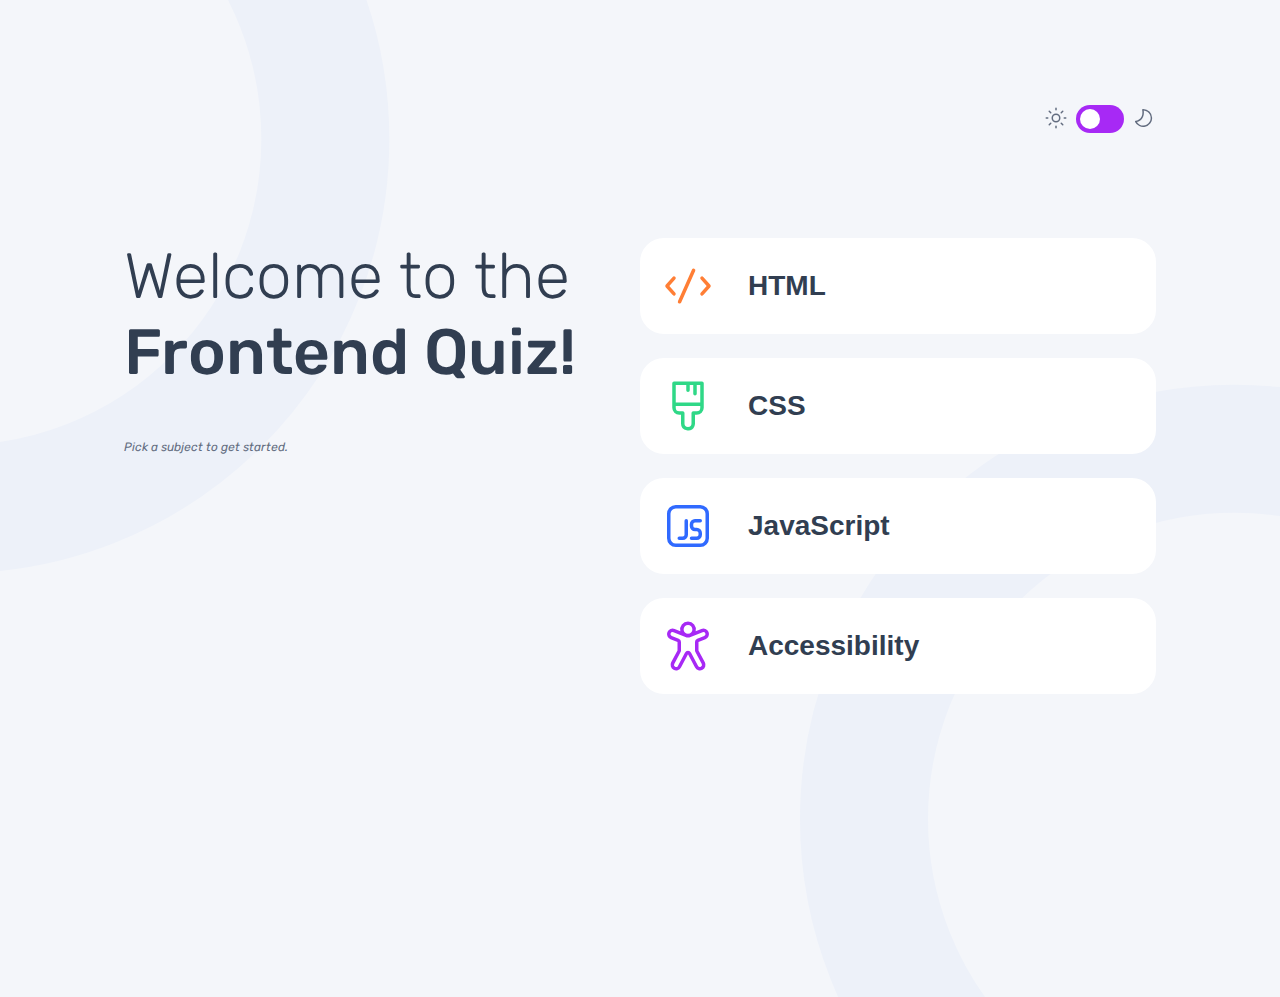
<file: index.html>
<!DOCTYPE html>
<html lang="en">
<head>
  <meta charset="UTF-8">
  <meta name="viewport" content="width=device-width, initial-scale=1.0">

  <link rel="icon" type="image/png" sizes="32x32" href="./assets/images/favicon-32x32.png">
  <link rel="stylesheet" href="assets/css/welcome.css">

  <!-- FONT -->
  <link rel="preconnect" href="https://fonts.googleapis.com">
  <link rel="preconnect" href="https://fonts.gstatic.com" crossorigin>
  <link href="https://fonts.googleapis.com/css2?family=Rubik:ital,wght@0,300..900;1,300..900&display=swap" rel="stylesheet">

  <title>Frontend Mentor | Frontend quiz app</title>
</head>
<body class="flex-box">
    <!-- Quiz menu start -->
  <main>
    <!-- CHANGE-THEME -->
    <section id="change-theme" class="flex-box">
      <!-- LIGHT THEME -->
      <div class="sun">
        <svg xmlns="http://www.w3.org/2000/svg" width="24" height="24" fill="none" viewBox="0 0 24 24"><path fill="#626C7F" d="M12 1.5a.75.75 0 0 1 .75.75v1.5a.75.75 0 1 1-1.5 0v-1.5A.75.75 0 0 1 12 1.5Zm0 15a4.5 4.5 0 1 0 0-9 4.5 4.5 0 0 0 0 9Zm0-1.5a3 3 0 1 1 0-6 3 3 0 0 1 0 6Zm9.75-2.25a.75.75 0 1 0 0-1.5h-1.5a.75.75 0 1 0 0 1.5h1.5ZM12 19.5a.75.75 0 0 1 .75.75v1.5a.75.75 0 1 1-1.5 0v-1.5a.75.75 0 0 1 .75-.75Zm-8.25-6.75a.75.75 0 1 0 0-1.5h-1.5a.75.75 0 1 0 0 1.5h1.5Zm.969-8.031a.75.75 0 0 1 1.062 0l1.5 1.5a.751.751 0 0 1-1.062 1.062l-1.5-1.5a.75.75 0 0 1 0-1.062Zm1.062 14.562a.75.75 0 1 1-1.062-1.06l1.5-1.5a.75.75 0 1 1 1.062 1.06l-1.5 1.5Zm13.5-14.562a.75.75 0 0 0-1.062 0l-1.5 1.5a.751.751 0 0 0 1.062 1.062l1.5-1.5a.75.75 0 0 0 0-1.062Zm-1.062 14.562a.75.75 0 0 0 1.062-1.06l-1.5-1.5a.75.75 0 0 0-1.062 1.06l1.5 1.5Z"/></svg>      </div>
      <!-- TOGGLE BUTTON THEME -->
      <div class="toggle-btn">
        <label class="switch">
          <input type="checkbox" id="myCheckBox">
          <span class="slider round"></span>
        </label>
      </div>
       <!-- DARK THEME -->
      <div class="moon">
        <svg xmlns="http://www.w3.org/2000/svg" width="24" height="24" fill="none" viewBox="0 0 24 24"><path fill="#626C7F" d="M11.775 4.522A7.5 7.5 0 1 1 4.898 16.09c2.104-.57 4.974-1.953 6.24-5.326.828-2.211.876-4.408.637-6.241ZM20.184 12a8.997 8.997 0 0 0-9.315-8.994.75.75 0 0 0-.713.888c.345 1.821.42 4.092-.424 6.342-1.2 3.201-4.203 4.26-6.115 4.606a.75.75 0 0 0-.542 1.066A9 9 0 0 0 20.184 12Z"/></svg>      </div>
    </section>
    <section id="box-content" class="flex-box">
      <div id="welcome-frontend-quiz" class="flex-box">
        <h1>Welcome to the <br><span>Frontend Quiz!</span></h1>
        <p> Pick a subject to get started.</p>
      </div>
      <!-- PICKUP SUBJECT -->
      <div id="pick-subject" class="flex-box">
        <button class="pick flex-box" id="btn-html">
          <svg xmlns="http://www.w3.org/2000/svg" width="56" height="56" fill="none" viewBox="0 0 40 40"><path fill="#FF7E35" d="M24.508 7.607a1.25 1.25 0 0 1 .634 1.65l-10 22.5a1.25 1.25 0 1 1-2.284-1.015l10-22.5a1.251 1.251 0 0 1 1.65-.635ZM10.832 13.44a1.249 1.249 0 0 1 .1 1.765L6.674 20l4.263 4.795a1.25 1.25 0 1 1-1.87 1.66l-5-5.625a1.25 1.25 0 0 1 0-1.66l5-5.625a1.25 1.25 0 0 1 1.764-.105Zm18.337 0a1.25 1.25 0 0 1 1.765.105l5 5.625a1.25 1.25 0 0 1 0 1.66l-5 5.625a1.25 1.25 0 1 1-1.87-1.66L33.327 20l-4.262-4.795a1.25 1.25 0 0 1 .105-1.765Z"/></svg>
          <a href="questions.html">HTML</a>
        </button>
        <button class="pick flex-box" id="btn-css">
          <svg xmlns="http://www.w3.org/2000/svg" width="56" height="56" fill="none" viewBox="0 0 40 40"><path fill="#2FD887" d="M10 2.505a1.25 1.25 0 0 0-1.25 1.25V21.25a5 5 0 0 0 5 5H15v6.25a4.999 4.999 0 0 0 9.615 1.913c.25-.607.38-1.257.38-1.913v-6.25h1.255a5 5 0 0 0 5-5V3.755A1.25 1.25 0 0 0 30 2.505H10ZM28.75 17.5h-17.5V5.005h7.5V8.76a1.25 1.25 0 0 0 2.5 0V5.005h2.5v6.24a1.25 1.25 0 0 0 2.5 0v-6.24h2.5V17.5Zm-17.5 3.75V20h17.5v1.25a2.5 2.5 0 0 1-2.5 2.5h-2.505a1.25 1.25 0 0 0-1.25 1.25v7.5a2.497 2.497 0 1 1-4.995 0V25a1.25 1.25 0 0 0-1.25-1.25h-2.5a2.5 2.5 0 0 1-2.5-2.5Z"/></svg>
          <a href="questions.html">CSS</a>
        </button>
        <button class="pick flex-box" id="btn-javascript">
          <svg xmlns="http://www.w3.org/2000/svg" width="56" height="56" fill="none" viewBox="0 0 40 40"><path fill="#306AFF" d="M21.25 18.75A3.75 3.75 0 0 1 25 15h3.75a1.25 1.25 0 0 1 0 2.5H25a1.25 1.25 0 0 0-1.25 1.25V20A1.25 1.25 0 0 0 25 21.25h1.25A3.75 3.75 0 0 1 30 25v1.25A3.75 3.75 0 0 1 26.25 30H22.5a1.25 1.25 0 0 1 0-2.5h3.75a1.25 1.25 0 0 0 1.25-1.25V25a1.25 1.25 0 0 0-1.25-1.25H25A3.75 3.75 0 0 1 21.25 20v-1.25ZM20 16.25a1.25 1.25 0 0 0-2.5 0v10a1.25 1.25 0 0 1-1.25 1.25h-2.5a1.25 1.25 0 0 0 0 2.5h2.5A3.75 3.75 0 0 0 20 26.25v-10Zm-15-5A6.25 6.25 0 0 1 11.25 5h17.5A6.25 6.25 0 0 1 35 11.25v17.5A6.25 6.25 0 0 1 28.75 35h-17.5A6.25 6.25 0 0 1 5 28.75v-17.5Zm6.25-3.75a3.75 3.75 0 0 0-3.75 3.75v17.5a3.75 3.75 0 0 0 3.75 3.75h17.5a3.75 3.75 0 0 0 3.75-3.75v-17.5a3.75 3.75 0 0 0-3.75-3.75h-17.5Z"/></svg>
          <a href="questions.html">JavaScript</a>
        </button>
        <button class="pick flex-box" id="btn-accessibility">
          <svg xmlns="http://www.w3.org/2000/svg" width="56" height="56" fill="none" viewBox="0 0 40 40"><path fill="#A729F5" d="M16.875 8.125a3.125 3.125 0 1 1 6.25 0 3.125 3.125 0 0 1-6.25 0ZM20 2.5a5.625 5.625 0 0 0-5.475 6.915l-4.03-1.625a4 4 0 0 0-5.19 2.18 3.95 3.95 0 0 0 2.175 5.175l5.02 2.027v5.96l-4.532 8.525a3.98 3.98 0 0 0 7.024 3.738L20 25.975l5.01 9.42a3.978 3.978 0 0 0 7.025-3.735L27.5 23.13v-5.957l5.02-2.028a3.95 3.95 0 0 0 2.175-5.175 4 4 0 0 0-5.19-2.183l-4.027 1.628A5.626 5.626 0 0 0 20 2.5ZM7.618 10.922a1.5 1.5 0 0 1 1.94-.817l8.57 3.463a5 5 0 0 0 3.744 0l8.57-3.463a1.5 1.5 0 0 1 1.94.817 1.45 1.45 0 0 1-.8 1.905l-5.02 2.025A2.5 2.5 0 0 0 25 17.175v5.957c0 .41.1.814.293 1.175l4.535 8.528a1.48 1.48 0 0 1-2.61 1.39l-5.01-9.425a2.5 2.5 0 0 0-4.415 0l-5.008 9.418a1.477 1.477 0 1 1-2.61-1.388l4.532-8.525A2.5 2.5 0 0 0 15 23.133v-5.96a2.5 2.5 0 0 0-1.563-2.318l-5.02-2.03a1.45 1.45 0 0 1-.8-1.902Z"/></svg>
          <a href="questions.html">Accessibility</a>
        </button>
      </div>
    </section>
  </main>
</body>
<script src="assets/js/script.js" ></script>
</html>
</file>
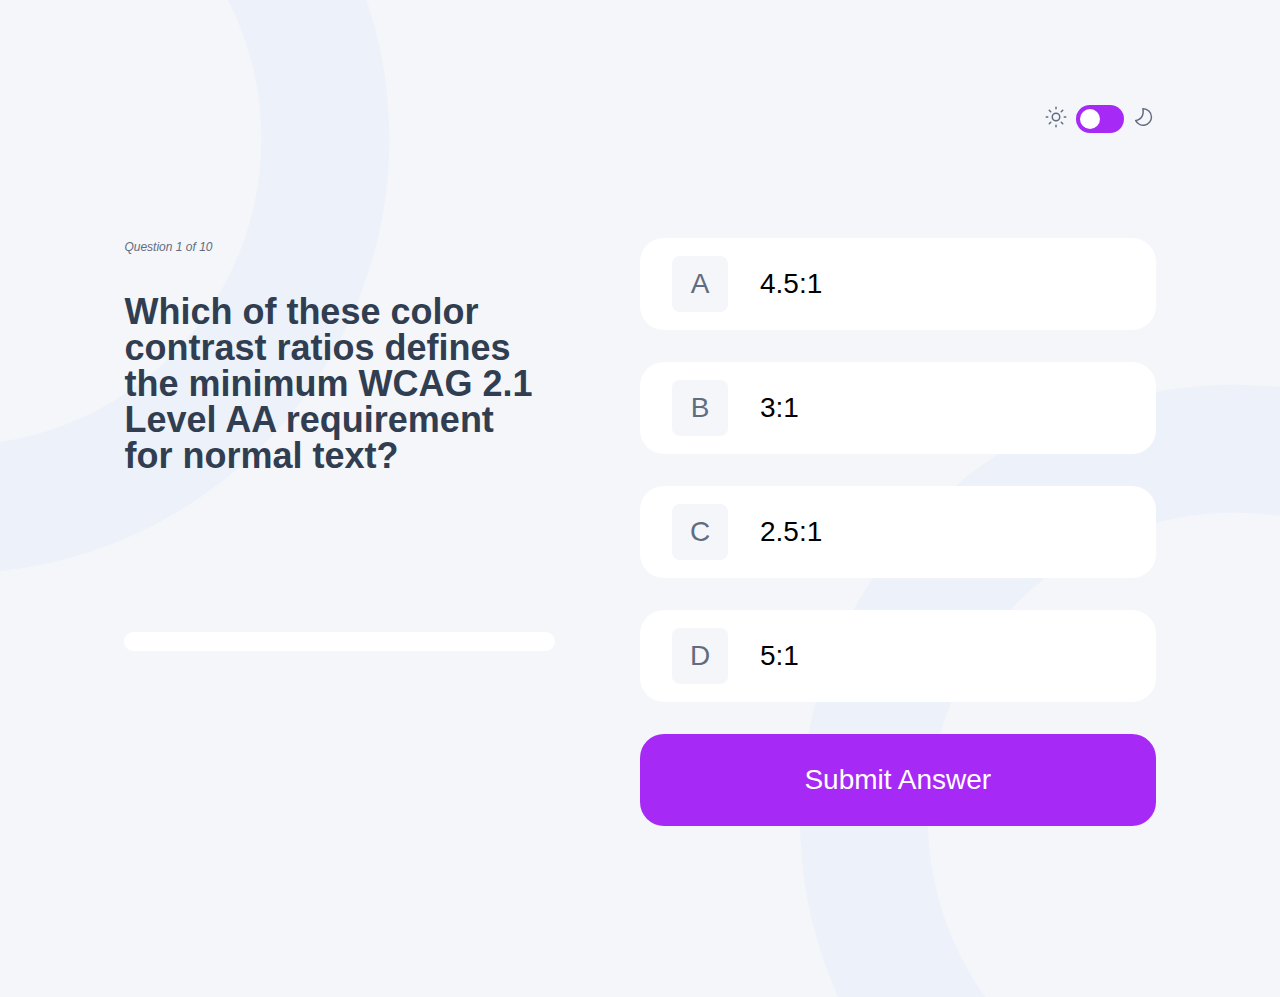
<file: questions.html>
<!DOCTYPE html>
<html lang="en">
<head>
    <meta charset="UTF-8">
    
    <meta name="viewport" content="width=device-width, initial-scale=1.0">
    <link rel="stylesheet" href="./assets/css/questionary.css">
    <title>Questionary</title>
</head>
<body class="flex-box">
       <!-- Quiz menu start -->
  <main class="flex-box">
    <!-- Questions -->
    <section id="nav-bar" class="flex-box">
        <div class="question-type flex-box">
        </div>
        <div  id="change-theme" class="flex-box">
  <!-- LIGHT THEME -->
            <div class="sun">
                <svg xmlns="http://www.w3.org/2000/svg" width="24" height="24" fill="none" viewBox="0 0 24 24"><path fill="#626C7F" d="M12 1.5a.75.75 0 0 1 .75.75v1.5a.75.75 0 1 1-1.5 0v-1.5A.75.75 0 0 1 12 1.5Zm0 15a4.5 4.5 0 1 0 0-9 4.5 4.5 0 0 0 0 9Zm0-1.5a3 3 0 1 1 0-6 3 3 0 0 1 0 6Zm9.75-2.25a.75.75 0 1 0 0-1.5h-1.5a.75.75 0 1 0 0 1.5h1.5ZM12 19.5a.75.75 0 0 1 .75.75v1.5a.75.75 0 1 1-1.5 0v-1.5a.75.75 0 0 1 .75-.75Zm-8.25-6.75a.75.75 0 1 0 0-1.5h-1.5a.75.75 0 1 0 0 1.5h1.5Zm.969-8.031a.75.75 0 0 1 1.062 0l1.5 1.5a.751.751 0 0 1-1.062 1.062l-1.5-1.5a.75.75 0 0 1 0-1.062Zm1.062 14.562a.75.75 0 1 1-1.062-1.06l1.5-1.5a.75.75 0 1 1 1.062 1.06l-1.5 1.5Zm13.5-14.562a.75.75 0 0 0-1.062 0l-1.5 1.5a.751.751 0 0 0 1.062 1.062l1.5-1.5a.75.75 0 0 0 0-1.062Zm-1.062 14.562a.75.75 0 0 0 1.062-1.06l-1.5-1.5a.75.75 0 0 0-1.062 1.06l1.5 1.5Z"/></svg>
            </div>
            <!-- TOGGLE BUTTON THEME -->
            <div class="toggle-btn">
                <label class="switch">
                    <input type="checkbox" id="myCheckBox">
                    <span class="slider round"></span>
                  </label>
            </div>
            <!-- DARK THEME -->
            <div class="moon">
                <svg xmlns="http://www.w3.org/2000/svg" width="24" height="24" fill="none" viewBox="0 0 24 24"><path fill="#626C7F" d="M11.775 4.522A7.5 7.5 0 1 1 4.898 16.09c2.104-.57 4.974-1.953 6.24-5.326.828-2.211.876-4.408.637-6.241ZM20.184 12a8.997 8.997 0 0 0-9.315-8.994.75.75 0 0 0-.713.888c.345 1.821.42 4.092-.424 6.342-1.2 3.201-4.203 4.26-6.115 4.606a.75.75 0 0 0-.542 1.066A9 9 0 0 0 20.184 12Z"/></svg>
            </div>
        </div>
    </section>
    <section id="box-content" class="flex-box">
      <div id="questionary-box" class="flex-box">
        <div class="questions">
            <p>Question <span class="questionNumber">1</span> of 10</p>
            <h1>
                Which of these color contrast ratios defines the minimum WCAG 2.1 Level AA requirement for normal text?
            </h1>
        </div>
        <div class="range-bar"> 
            <input type="range" min="1" max="10" value="1" id="range">
        </div>
      </div>
      <!-- PICKUP Answer -->
      <div id="mult-choice" class="flex-box">
        <button class="answers flex-box" id="btn-a">
            <div class="answer-options flex-box">A</div>
            <p>4.5:1</p>
        </button>
        <button class="answers flex-box" id="btn-b">
            <div class="answer-options flex-box">B</div>
            <p>3:1</p>
        </button>
        <button class="answers flex-box" id="btn-c">
            <div class="answer-options flex-box">C</div>
            <p>2.5:1</p>
        </button>
        <button class="answers flex-box" id="btn-d">
            <div class="answer-options flex-box">D</div>
            <p>5:1</p>
        </button>
        <button class="btn" id="submit-answer">
            Submit Answer
        </button>
        <button class="btn" id="next-answer">
            Next Question
        </button>
      </div>
    </section>
  </main>
</body>
<script src="./assets/js/script.js" ></script>
</html>
</file>
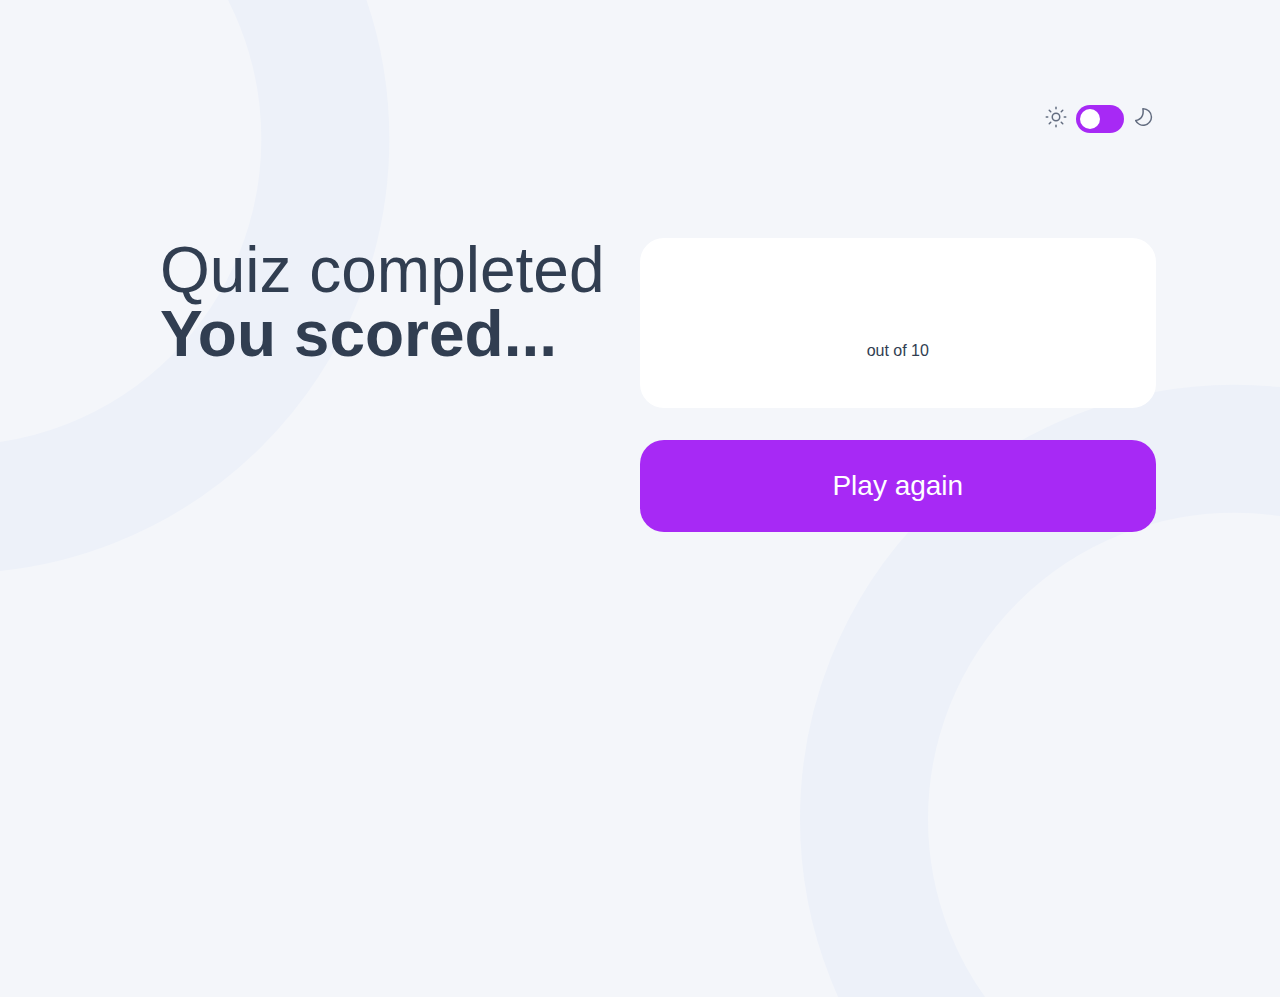
<file: quizCompleted.html>
<!DOCTYPE html>
<html lang="en">
<head>
    <meta charset="UTF-8">
    
    <meta name="viewport" content="width=device-width, initial-scale=1.0">
    <link rel="stylesheet" href="./assets/css/quizCompleted.css">
    <title>Questionary</title>
</head>
<body class="flex-box">
       <!-- Quiz menu start -->
  <main class="flex-box">
    <!-- Questions -->
    <section id="nav-bar" class="flex-box">
        <div class="question-type-completed flex-box">
           
        </div>
        <div  id="change-theme" class="flex-box">
  <!-- LIGHT THEME -->
            <div class="sun">
                <svg xmlns="http://www.w3.org/2000/svg" width="24" height="24" fill="none" viewBox="0 0 24 24"><path fill="#626C7F" d="M12 1.5a.75.75 0 0 1 .75.75v1.5a.75.75 0 1 1-1.5 0v-1.5A.75.75 0 0 1 12 1.5Zm0 15a4.5 4.5 0 1 0 0-9 4.5 4.5 0 0 0 0 9Zm0-1.5a3 3 0 1 1 0-6 3 3 0 0 1 0 6Zm9.75-2.25a.75.75 0 1 0 0-1.5h-1.5a.75.75 0 1 0 0 1.5h1.5ZM12 19.5a.75.75 0 0 1 .75.75v1.5a.75.75 0 1 1-1.5 0v-1.5a.75.75 0 0 1 .75-.75Zm-8.25-6.75a.75.75 0 1 0 0-1.5h-1.5a.75.75 0 1 0 0 1.5h1.5Zm.969-8.031a.75.75 0 0 1 1.062 0l1.5 1.5a.751.751 0 0 1-1.062 1.062l-1.5-1.5a.75.75 0 0 1 0-1.062Zm1.062 14.562a.75.75 0 1 1-1.062-1.06l1.5-1.5a.75.75 0 1 1 1.062 1.06l-1.5 1.5Zm13.5-14.562a.75.75 0 0 0-1.062 0l-1.5 1.5a.751.751 0 0 0 1.062 1.062l1.5-1.5a.75.75 0 0 0 0-1.062Zm-1.062 14.562a.75.75 0 0 0 1.062-1.06l-1.5-1.5a.75.75 0 0 0-1.062 1.06l1.5 1.5Z"/></svg>
            </div>
            <!-- TOGGLE BUTTON THEME -->
            <div class="toggle-btn">
              <label class="switch">
                <input type="checkbox" id="myCheckBox">
                <span class="slider round"></span>
              </label>
            </div>
            <!-- DARK THEME -->
            <div class="moon">
                <svg xmlns="http://www.w3.org/2000/svg" width="24" height="24" fill="none" viewBox="0 0 24 24"><path fill="#626C7F" d="M11.775 4.522A7.5 7.5 0 1 1 4.898 16.09c2.104-.57 4.974-1.953 6.24-5.326.828-2.211.876-4.408.637-6.241ZM20.184 12a8.997 8.997 0 0 0-9.315-8.994.75.75 0 0 0-.713.888c.345 1.821.42 4.092-.424 6.342-1.2 3.201-4.203 4.26-6.115 4.606a.75.75 0 0 0-.542 1.066A9 9 0 0 0 20.184 12Z"/></svg>
            </div>
        </div>
    </section>
    <section id="box-content" class="flex-box">
      <div id="q-completed" class="flex-box">
        <h1>Quiz completed <br><span>You scored...</span></h1>
      </div>
      <!-- SCORE-->
      <div id="score" class="flex-box">
        <div id="r-score" class="flex-box">
            <div class="subject flex-box"></div>
            <div class="total-score"></div>
            <div class="outOf">out of 10</div>
        </div>
        <button class="btn" id="play-again">
            Play again
        </button>
      </div>
    </section>
  </main>
</body>
<script src="./assets/js/script.js" ></script>
</html>
</file>
<file: assets/css/welcome.css>
*{
    margin: 0;
    padding: 0;
    border: none;
}

body{
  background-image: url(../images/pattern-background-desktop-light.svg);
   background-repeat: no-repeat;
   background-size: 100% 100%;
   background-color: #F4F6FA;
   width: 100vw;
   min-height: 100vh;
   font-family: "Rubik", sans-serif;
   font-size: 12px;
   color: #626C7F;
   margin-top: 97px;
}

.flex-box{
    display: flex;
    justify-content: center;
    align-items: flex-start;
}

main{
    width: 80.56%;
    height: 72.5%;

}

#change-theme{
    height: 23.9%;
    width: 100%;
    align-items: center;
    justify-content: flex-end;
    flex-direction: row;
    margin-bottom: 97px;
}
.toggle-btn{
  margin: 8px;
}

.switch {
    position: relative;
    display: inline-block;
    width: 48px;
    height: 28px;
  }
  
.switch input {
    opacity: 0;
    width: 0;
    height: 0;
  }
  
  .slider {
    position: absolute;
    cursor: pointer;
    top: 0;
    left: 0;
    right: 0;
    bottom: 0;
    background-color: #A729F5;
    -webkit-transition: .4s;
    transition: .4s;
  }
  
  .slider:before {
    position: absolute;
    content: "";
    height: 20px;
    width: 20px;
    left: 4px;
    bottom: 4px;
    background-color: #fff;
    -webkit-transition: .4s;
    transition: .4s;
  }

  input:checked + .slider:before {
    -webkit-transform: translateX(26px);
    -ms-transform: translateX(26px);
    transform: translateX(26px);
  }
  
.slider.round {
    border-radius: 34px;
  }
  
.slider.round:before {
    border-radius: 50%;
  }

#box-content{
    height: 70.1%;
    width: 100%;
}

#welcome-frontend-quiz{
    width: 50%;
    flex-direction: column;
}

h1{
    font-size: 64px;
    font-weight: 300;
    color: #313E51;
    margin-bottom: 48px;
}

h1 span{
    font-weight: 500;
}

#welcome-frontend-quiz p{
    font-weight: 400;
    font-style: italic;
    line-height: 150%;
}

#pick-subject{
    justify-content: flex-start!important;
    flex-direction:column;
    width: 50%;
    height: 100%;
}

.pick{
    align-items: center;
    justify-content: flex-start;
    height: 96px;
    width: 100%;
    border-radius: 24px;
    background-color: #fff;
    padding: 20px;
    margin-bottom: 24px;
}

.pick a{
  margin-left: 32px;
  color: #313E51;
  font-size: 28px;
  line-height: 100%;
  font-weight: 600;
  text-decoration: none;
}

@media screen and (max-width: 1024px) {

  body{
    background-image: url(../images/pattern-background-tablet-light.svg);
    background-repeat: no-repeat;
    background-size: 50% 60%;
    margin-top: 54px;
  }

  main{
    height: 100%;
  }

  #change-theme{
    height: 13.9%;
    margin-bottom: 54px;
  }
  #box-content {
    flex-direction: column;
  }
  #welcome-frontend-quiz{
    width: 100%;
    margin-bottom: 64px;
  }
  #pick-subject{
    width: 100%;
  }

  .pick{
    height: 80px;
  }
}


@media screen and (max-width: 540px) {
  body{
    background-image: url(../images/pattern-background-mobile-light.svg);
    background-repeat: no-repeat;
    background-size: 100% 100%;
    margin-top: 26px;
    font-size: 14px;
  }

  
  #change-theme{
    margin-bottom: 26px;
  }

  h1{
    font-size: 40px;
  }
}
</file>
<file: assets/css/questionary.css>
*{
    margin: 0;
    padding: 0;
    border: none;
}

body{
   background-image: url('data:image/svg+xml,%3Csvg xmlns="http://www.w3.org/2000/svg" width="100%" height="100%" fill="none" viewBox="0 0 1440 960"%3E%3Cg stroke="%23edf1f9" stroke-width="144"%3E%3Ccircle cx="-50.5" cy="75.5" r="416.5"/%3E%3Ccircle cx="1388.5" cy="840.5" r="416.5"/%3E%3C/g%3E%3C/svg%3E');
   background-repeat: no-repeat;
   background-size: 100% 100%;
   background-color: #F4F6FA;
   width: 100vw;
   min-height: 100vh;
   font-family: "Rubik", sans-serif;
   margin-top: 97px;
   color: #313E51;
}

.flex-box{
    display: flex;
    justify-content: center;
    align-items: flex-start;
}

main{
  flex-direction: column;
  width: 80.56%;
  height: 72.5%;
}

#nav-bar{
    height: 23.9%;
    width: 100%;
    align-items: center;
    justify-content: space-between;
    flex-direction: row;
    margin-bottom: 97px;
}

.question-type{
    width: 100%;
    justify-content: flex-start!important;
    align-items: center;
}

.subjectTitle{
  font-size: 28px;
  line-height: 100%;
  margin-left: 54px;
  font-weight: 600;
}

#change-theme{
  justify-content: flex-end;
  align-items: center;
  width: 40%;
}

.toggle-btn{
    margin: 8px;
  }

.switch {
    position: relative;
    display: inline-block;
    width: 48px;
    height: 28px;
  }
  
.switch input {
    opacity: 0;
    width: 0;
    height: 0;
  }
  
  .slider {
    position: absolute;
    cursor: pointer;
    top: 0;
    left: 0;
    right: 0;
    bottom: 0;
    background-color: #A729F5;
    -webkit-transition: .4s;
    transition: .4s;
  }
  
  .slider:before {
    position: absolute;
    content: "";
    height: 20px;
    width: 20px;
    left: 4px;
    bottom: 4px;
    background-color: #fff;
    -webkit-transition: .4s;
    transition: .4s;
  }

  input:checked + .slider:before {
    -webkit-transform: translateX(26px);
    -ms-transform: translateX(26px);
    transform: translateX(26px);
  }
  
.slider.round {
    border-radius: 34px;
  }
  
.slider.round:before {
    border-radius: 50%;
  }
  
#box-content{
  width: 100%;
  height: 76.1%;
  flex-direction: row;
}

#questionary-box{
  height: 100%;
  width: 50%;
  flex-direction: column;
  justify-content: flex-start;
}

.questions {
  width: 82.44%;
}
.questions p {
  font-size: 12px;
  line-height: 150%;
  font-style: italic;
  color: #626C7F !important;
}

.questions h1 {
  margin-top: 38px;
  font-size: 36px;
  line-height: 100%;

  height: 215px;
}


.range-bar {
  width: 82.44%;
  margin-top: 123px;
}
input[type="range"] {
  -webkit-appearance: none;
  appearance: none; 
  width: 100%;
  outline: none;
  height: 13px;
  border: 3px solid #fff;
  border-radius: 16px;
  background: linear-gradient(to right, #A729F5 0%, #fff 0%);
}

input[type="range"]::-webkit-slider-thumb {
  -webkit-appearance: none;
  appearance: none;
}

#mult-choice{
  align-items:flex-start;
  flex-direction: column;
  width: 50%;
}

.answers, .btn{
  height: 92px;
  width: 100%;
  border-radius: 24px;
}
.answers{
  background-color: #fff;
  margin-bottom: 32px;
  justify-content: flex-start;
  align-items: center;
}

.answer-options{
  width: 56px;
  height: 56px;
  background-color:#F4F6FA;
  border-radius: 8px;
  color: #626C7F;
  font-size: 28px;
  line-height: 100%;
  align-items: center;
  margin: 0 32px 0 32px;
}

.answers p{
  font-size: 28px;
  line-height: 100%;
}

#submit-answer{
  display: flex;
}

#next-answer{
  display: none;
}
.btn{
  justify-content: center;
  align-items: center;
  background-color: #A729F5;
  align-items: center;
  color: #fff;
  font-size: 28px;
  line-height: 100%;
}

.btn:hover{
  opacity: 50%;
}



@media screen and (max-width: 1024px) {

  body{
    background-image: url('data:image/svg+xml;utf8,<svg xmlns="http://www.w3.org/2000/svg" width="438" height="531" fill="none" viewBox="0 0 438 531"><circle cx="-50.5" cy="42.5" r="416.5" stroke="%23EDF1F9" stroke-width="144" /></svg>');
    background-repeat: no-repeat;
    background-size: 50% 60%;
    margin-top: 54px;
  }

  main{
    height: 100%;
  }

  #change-theme{
    height: 13.9%;
  }
  #box-content {
    flex-direction: column;
  }
  #questionary-box{
    width: 100%;
  }
  .questions{
    width: 100%;
  }

  .questions h1 {
    height: 129px;
  }
  .range-bar{
    width: 100%;
    margin: 40px 0 64px 0;
  }

  #mult-choice{
    width: 100%;
  }

  .answers, .btn{
    height: 80px;
  }
}


@media screen and (max-width: 540px) {
  body{
    background-image: url('data:image/svg+xml;charset=utf-8,%3Csvg xmlns="http://www.w3.org/2000/svg" width="375" height="812" fill="none" viewBox="0 0 375 812"%3E%3Ccircle cx="-113.5" cy="323.5" r="416.5" stroke="%23EDF1F9" stroke-width="144"/%3E%3C/svg%3E');
    background-repeat: no-repeat;
    background-size: 100% 100%;
    margin-top: 26px;
    font-size: 14px;
  }
  
  #nav-bar{
    margin-bottom: 32px;
  }
  .question-type p{
    font-size: 18px;
    margin-left: 16px;
  }

  .questions h1 {
   font-size: 20px;
   height: 96px;
  }

  .range-bar{
    width: 100%;
    margin: 24px 0 40px 0;
  }

  .answers, .btn{
    height: 64px;
  }

  .answer-options{
    height: 40px;
    width: 40px;
    font-size: 18px;
  }

  .answers p{
    font-size: 18px;
  }

  .btn{
    font-size: 18px;
  }

}
</file>
<file: assets/css/quizCompleted.css>
*{
    margin: 0;
    padding: 0;
    border: none;
}

body{
   background-image: url('data:image/svg+xml,%3Csvg xmlns="http://www.w3.org/2000/svg" width="100%" height="100%" fill="none" viewBox="0 0 1440 960"%3E%3Cg stroke="%23edf1f9" stroke-width="144"%3E%3Ccircle cx="-50.5" cy="75.5" r="416.5"/%3E%3Ccircle cx="1388.5" cy="840.5" r="416.5"/%3E%3C/g%3E%3C/svg%3E');
   background-repeat: no-repeat;
   background-size: 100% 100%;
   background-color: #F4F6FA;
   width: 100vw;
   min-height: 100vh;
   font-family: "Rubik", sans-serif;
   margin-top: 97px;
   color: #313E51;
}

.flex-box{
    display: flex;
    justify-content: center;
    align-items: flex-start;
}

main{
  flex-direction: column;
  width: 80.56%;
  height: 72.5%;
}

#nav-bar{
    height: 23.9%;
    width: 100%;
    align-items: center;
    justify-content: space-between;
    flex-direction: row;
    margin-bottom: 97px;
}

.question-type-completed {
  width: 100%;
  justify-content: flex-start!important;
  align-items: center;
}   


.subjectTitle{
  font-size: 28px;
  line-height: 100%;
  margin-left: 24px;
  font-weight: 600;
}

#change-theme{
  justify-content: flex-end;
  align-items: center;
  width: 40%;
}

.toggle-btn{
    margin: 8px;
  }

.switch {
    position: relative;
    display: inline-block;
    width: 48px;
    height: 28px;
  }
  
.switch input {
    opacity: 0;
    width: 0;
    height: 0;
  }
  
  .slider {
    position: absolute;
    cursor: pointer;
    top: 0;
    left: 0;
    right: 0;
    bottom: 0;
    background-color: #A729F5;
    -webkit-transition: .4s;
    transition: .4s;
  }
  
  .slider:before {
    position: absolute;
    content: "";
    height: 20px;
    width: 20px;
    left: 4px;
    bottom: 4px;
    background-color: #fff;
    -webkit-transition: .4s;
    transition: .4s;
  }

  input:checked + .slider:before {
    -webkit-transform: translateX(26px);
    -ms-transform: translateX(26px);
    transform: translateX(26px);
  }
  
.slider.round {
    border-radius: 34px;
  }
  
.slider.round:before {
    border-radius: 50%;
  }

#box-content{
    width: 100%;
    height: 76.1%;
    flex-direction: row;
  }

#q-completed{
    width: 50%;
  }
h1{
    font-size: 64px;
    line-height: 100%;
    font-weight: 300;
}

h1 span{
    font-weight: 800; 
}
#score{
    width: 50%;
    height: 100%;
    flex-direction: column;
   
}

#r-score{
    width: 100%;
    height: 75.78%;
    flex-direction: column;
    background-color: #fff;
    align-items: center!important;
    margin-bottom: 32px;
    border-radius: 24px;
}

.subject{
  justify-content: center!important;
  align-items: center;
  width: 100%;
  margin: 48px 0 40px 0;
}

.total-score{
    font-size: 144px;
    line-height: 100%;
    margin-bottom: 16px;
    font-weight: 600;
}

.outOf{
    margin-bottom: 48px;
}

#play-again{
    width: 100%;
    height: 92px;
    background-color: #A729F5;
    border-radius: 24px;
    font-size: 28px;
    color: #fff;
}


@media screen and (max-width: 1024px) {

  body{
    background-image: url('data:image/svg+xml;utf8,<svg xmlns="http://www.w3.org/2000/svg" width="438" height="531" fill="none" viewBox="0 0 438 531"><circle cx="-50.5" cy="42.5" r="416.5" stroke="%23EDF1F9" stroke-width="144" /></svg>');
    background-repeat: no-repeat;
    background-size: 50% 60%;
    margin-top: 54px;
  }

  main{
    height: 100%;
  }

  #change-theme{
    height: 13.9%;
  }
  #box-content {
    flex-direction: column;
  }
  #q-completed{
    justify-content: flex-start;
    width: 100%;
  }
  #score{
    width: 100%;
    margin-top: 64px;
  }

.btn{
    height: 80px;
  }
}


@media screen and (max-width: 540px) {
  body{
    background-image: url('data:image/svg+xml;charset=utf-8,%3Csvg xmlns="http://www.w3.org/2000/svg" width="375" height="812" fill="none" viewBox="0 0 375 812"%3E%3Ccircle cx="-113.5" cy="323.5" r="416.5" stroke="%23EDF1F9" stroke-width="144"/%3E%3C/svg%3E');
    background-repeat: no-repeat;
    background-size: 100% 100%;
    margin-top: 26px;
    font-size: 14px;
  }
  
  #nav-bar{
    margin-bottom: 32px;
  }
  .question-type p{
    font-size: 18px;
    margin-left: 16px;
  }

  h1 {
   font-size: 40px;
  
  }
  
  .total-score{
    font-size: 88px;
  }
 
  .btn{
    height: 64px;
    font-size: 18px;
  }
}
</file>
